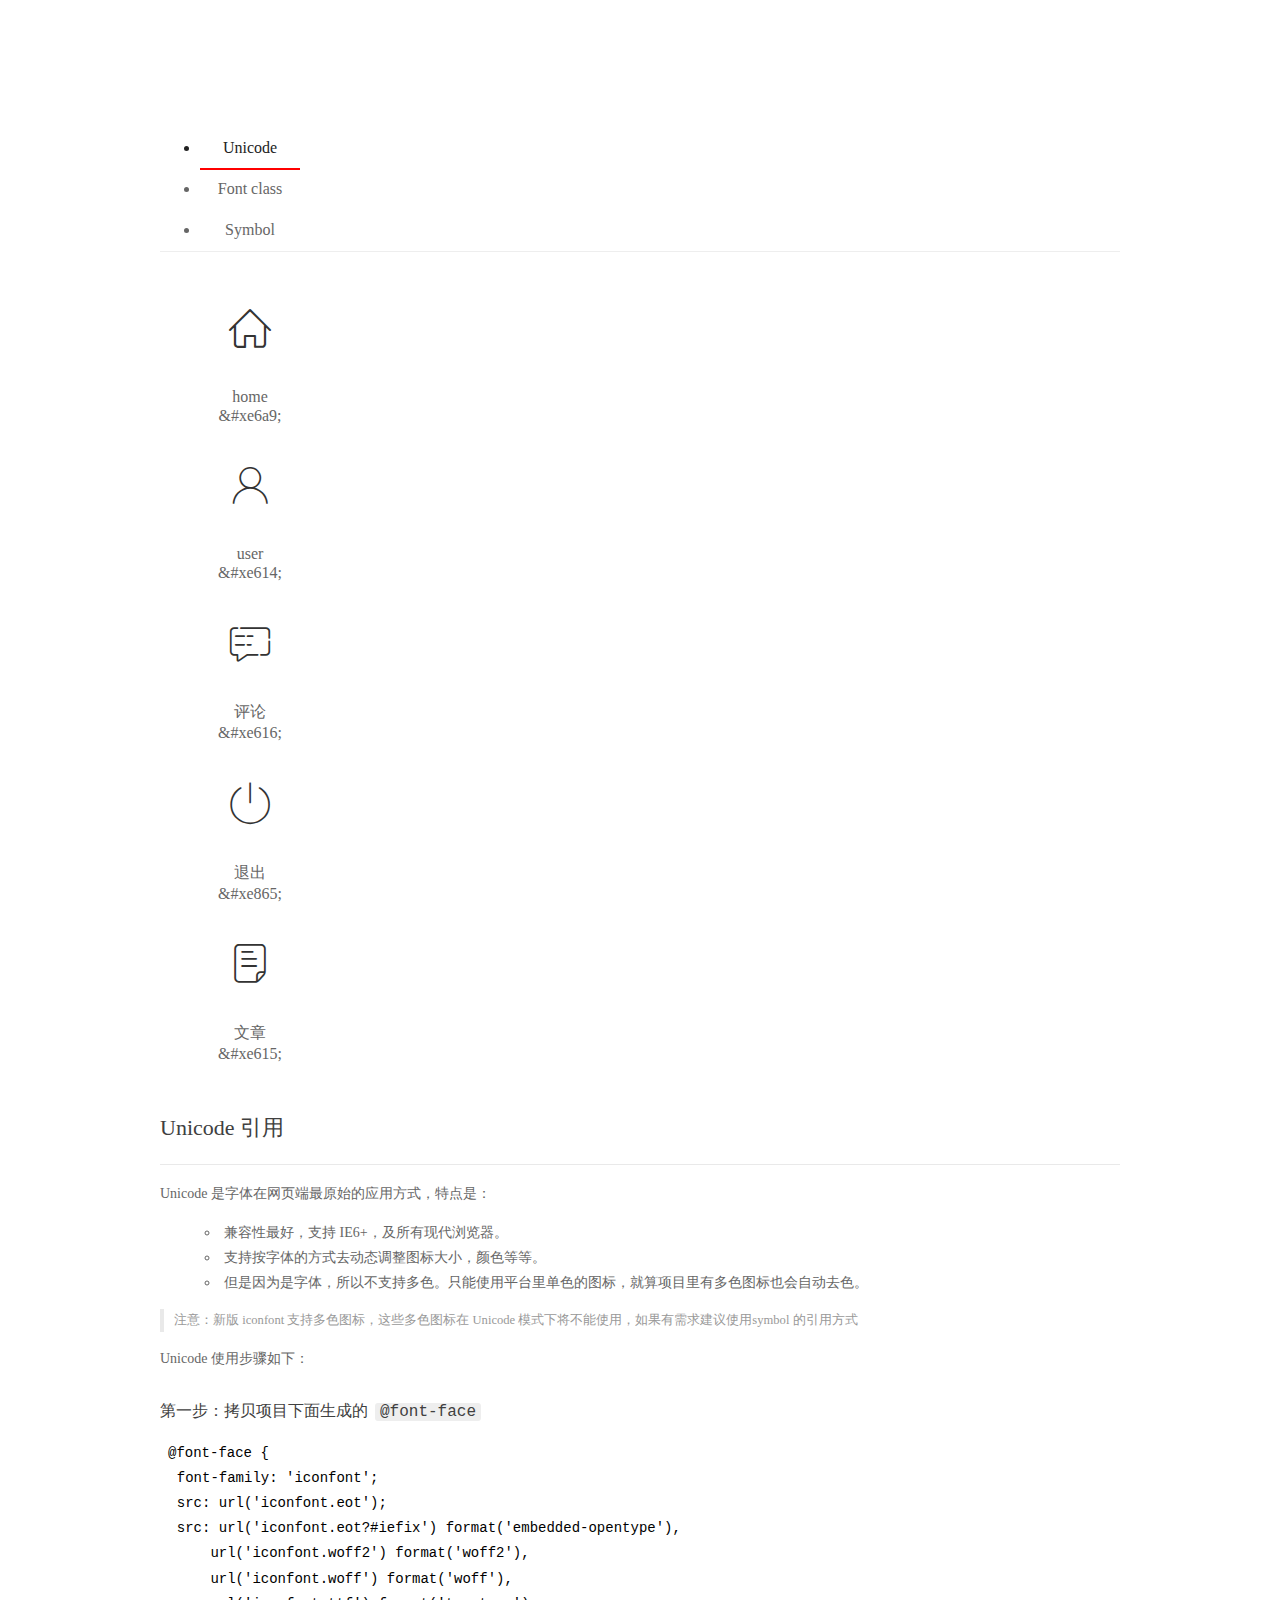
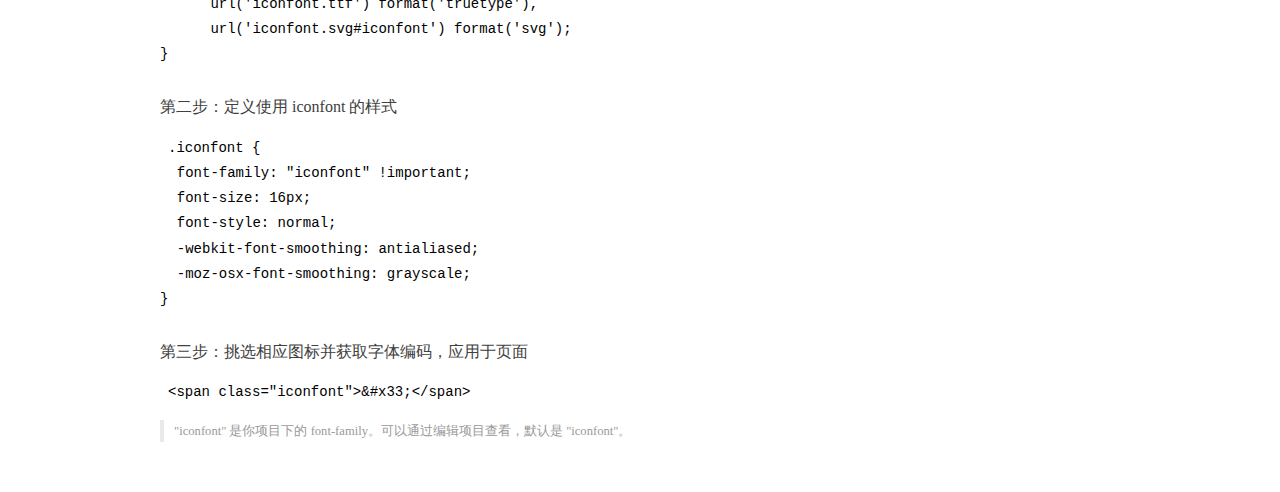
<file: lib/fonts/demo_index.html>
<!DOCTYPE html>
<html>
<head>
  <meta charset="utf-8"/>
  <title>IconFont Demo</title>
  <link rel="shortcut icon" href="https://gtms04.alicdn.com/tps/i4/TB1_oz6GVXXXXaFXpXXJDFnIXXX-64-64.ico" type="image/x-icon"/>
  <link rel="stylesheet" href="https://g.alicdn.com/thx/cube/1.3.2/cube.min.css">
  <link rel="stylesheet" href="demo.css">
  <link rel="stylesheet" href="iconfont.css">
  <script src="iconfont.js"></script>
  <!-- jQuery -->
  <script src="https://a1.alicdn.com/oss/uploads/2018/12/26/7bfddb60-08e8-11e9-9b04-53e73bb6408b.js"></script>
  <!-- 代码高亮 -->
  <script src="https://a1.alicdn.com/oss/uploads/2018/12/26/a3f714d0-08e6-11e9-8a15-ebf944d7534c.js"></script>
</head>
<body>
  <div class="main">
    <h1 class="logo"><a href="https://www.iconfont.cn/" title="iconfont 首页" target="_blank">&#xe86b;</a></h1>
    <div class="nav-tabs">
      <ul id="tabs" class="dib-box">
        <li class="dib active"><span>Unicode</span></li>
        <li class="dib"><span>Font class</span></li>
        <li class="dib"><span>Symbol</span></li>
      </ul>
      
    </div>
    <div class="tab-container">
      <div class="content unicode" style="display: block;">
          <ul class="icon_lists dib-box">
          
            <li class="dib">
              <span class="icon iconfont">&#xe6a9;</span>
                <div class="name">home</div>
                <div class="code-name">&amp;#xe6a9;</div>
              </li>
          
            <li class="dib">
              <span class="icon iconfont">&#xe614;</span>
                <div class="name">user</div>
                <div class="code-name">&amp;#xe614;</div>
              </li>
          
            <li class="dib">
              <span class="icon iconfont">&#xe616;</span>
                <div class="name">评论</div>
                <div class="code-name">&amp;#xe616;</div>
              </li>
          
            <li class="dib">
              <span class="icon iconfont">&#xe865;</span>
                <div class="name">退出</div>
                <div class="code-name">&amp;#xe865;</div>
              </li>
          
            <li class="dib">
              <span class="icon iconfont">&#xe615;</span>
                <div class="name">文章</div>
                <div class="code-name">&amp;#xe615;</div>
              </li>
          
          </ul>
          <div class="article markdown">
          <h2 id="unicode-">Unicode 引用</h2>
          <hr>

          <p>Unicode 是字体在网页端最原始的应用方式，特点是：</p>
          <ul>
            <li>兼容性最好，支持 IE6+，及所有现代浏览器。</li>
            <li>支持按字体的方式去动态调整图标大小，颜色等等。</li>
            <li>但是因为是字体，所以不支持多色。只能使用平台里单色的图标，就算项目里有多色图标也会自动去色。</li>
          </ul>
          <blockquote>
            <p>注意：新版 iconfont 支持多色图标，这些多色图标在 Unicode 模式下将不能使用，如果有需求建议使用symbol 的引用方式</p>
          </blockquote>
          <p>Unicode 使用步骤如下：</p>
          <h3 id="-font-face">第一步：拷贝项目下面生成的 <code>@font-face</code></h3>
<pre><code class="language-css"
>@font-face {
  font-family: 'iconfont';
  src: url('iconfont.eot');
  src: url('iconfont.eot?#iefix') format('embedded-opentype'),
      url('iconfont.woff2') format('woff2'),
      url('iconfont.woff') format('woff'),
      url('iconfont.ttf') format('truetype'),
      url('iconfont.svg#iconfont') format('svg');
}
</code></pre>
          <h3 id="-iconfont-">第二步：定义使用 iconfont 的样式</h3>
<pre><code class="language-css"
>.iconfont {
  font-family: "iconfont" !important;
  font-size: 16px;
  font-style: normal;
  -webkit-font-smoothing: antialiased;
  -moz-osx-font-smoothing: grayscale;
}
</code></pre>
          <h3 id="-">第三步：挑选相应图标并获取字体编码，应用于页面</h3>
<pre>
<code class="language-html"
>&lt;span class="iconfont"&gt;&amp;#x33;&lt;/span&gt;
</code></pre>
          <blockquote>
            <p>"iconfont" 是你项目下的 font-family。可以通过编辑项目查看，默认是 "iconfont"。</p>
          </blockquote>
          </div>
      </div>
      <div class="content font-class">
        <ul class="icon_lists dib-box">
          
          <li class="dib">
            <span class="icon iconfont icon-home"></span>
            <div class="name">
              home
            </div>
            <div class="code-name">.icon-home
            </div>
          </li>
          
          <li class="dib">
            <span class="icon iconfont icon-user"></span>
            <div class="name">
              user
            </div>
            <div class="code-name">.icon-user
            </div>
          </li>
          
          <li class="dib">
            <span class="icon iconfont icon-pinglun"></span>
            <div class="name">
              评论
            </div>
            <div class="code-name">.icon-pinglun
            </div>
          </li>
          
          <li class="dib">
            <span class="icon iconfont icon-tuichu"></span>
            <div class="name">
              退出
            </div>
            <div class="code-name">.icon-tuichu
            </div>
          </li>
          
          <li class="dib">
            <span class="icon iconfont icon-16"></span>
            <div class="name">
              文章
            </div>
            <div class="code-name">.icon-16
            </div>
          </li>
          
        </ul>
        <div class="article markdown">
        <h2 id="font-class-">font-class 引用</h2>
        <hr>

        <p>font-class 是 Unicode 使用方式的一种变种，主要是解决 Unicode 书写不直观，语意不明确的问题。</p>
        <p>与 Unicode 使用方式相比，具有如下特点：</p>
        <ul>
          <li>兼容性良好，支持 IE8+，及所有现代浏览器。</li>
          <li>相比于 Unicode 语意明确，书写更直观。可以很容易分辨这个 icon 是什么。</li>
          <li>因为使用 class 来定义图标，所以当要替换图标时，只需要修改 class 里面的 Unicode 引用。</li>
          <li>不过因为本质上还是使用的字体，所以多色图标还是不支持的。</li>
        </ul>
        <p>使用步骤如下：</p>
        <h3 id="-fontclass-">第一步：引入项目下面生成的 fontclass 代码：</h3>
<pre><code class="language-html">&lt;link rel="stylesheet" href="./iconfont.css"&gt;
</code></pre>
        <h3 id="-">第二步：挑选相应图标并获取类名，应用于页面：</h3>
<pre><code class="language-html">&lt;span class="iconfont icon-xxx"&gt;&lt;/span&gt;
</code></pre>
        <blockquote>
          <p>"
            iconfont" 是你项目下的 font-family。可以通过编辑项目查看，默认是 "iconfont"。</p>
        </blockquote>
      </div>
      </div>
      <div class="content symbol">
          <ul class="icon_lists dib-box">
          
            <li class="dib">
                <svg class="icon svg-icon" aria-hidden="true">
                  <use xlink:href="#icon-home"></use>
                </svg>
                <div class="name">home</div>
                <div class="code-name">#icon-home</div>
            </li>
          
            <li class="dib">
                <svg class="icon svg-icon" aria-hidden="true">
                  <use xlink:href="#icon-user"></use>
                </svg>
                <div class="name">user</div>
                <div class="code-name">#icon-user</div>
            </li>
          
            <li class="dib">
                <svg class="icon svg-icon" aria-hidden="true">
                  <use xlink:href="#icon-pinglun"></use>
                </svg>
                <div class="name">评论</div>
                <div class="code-name">#icon-pinglun</div>
            </li>
          
            <li class="dib">
                <svg class="icon svg-icon" aria-hidden="true">
                  <use xlink:href="#icon-tuichu"></use>
                </svg>
                <div class="name">退出</div>
                <div class="code-name">#icon-tuichu</div>
            </li>
          
            <li class="dib">
                <svg class="icon svg-icon" aria-hidden="true">
                  <use xlink:href="#icon-16"></use>
                </svg>
                <div class="name">文章</div>
                <div class="code-name">#icon-16</div>
            </li>
          
          </ul>
          <div class="article markdown">
          <h2 id="symbol-">Symbol 引用</h2>
          <hr>

          <p>这是一种全新的使用方式，应该说这才是未来的主流，也是平台目前推荐的用法。相关介绍可以参考这篇<a href="">文章</a>
            这种用法其实是做了一个 SVG 的集合，与另外两种相比具有如下特点：</p>
          <ul>
            <li>支持多色图标了，不再受单色限制。</li>
            <li>通过一些技巧，支持像字体那样，通过 <code>font-size</code>, <code>color</code> 来调整样式。</li>
            <li>兼容性较差，支持 IE9+，及现代浏览器。</li>
            <li>浏览器渲染 SVG 的性能一般，还不如 png。</li>
          </ul>
          <p>使用步骤如下：</p>
          <h3 id="-symbol-">第一步：引入项目下面生成的 symbol 代码：</h3>
<pre><code class="language-html">&lt;script src="./iconfont.js"&gt;&lt;/script&gt;
</code></pre>
          <h3 id="-css-">第二步：加入通用 CSS 代码（引入一次就行）：</h3>
<pre><code class="language-html">&lt;style&gt;
.icon {
  width: 1em;
  height: 1em;
  vertical-align: -0.15em;
  fill: currentColor;
  overflow: hidden;
}
&lt;/style&gt;
</code></pre>
          <h3 id="-">第三步：挑选相应图标并获取类名，应用于页面：</h3>
<pre><code class="language-html">&lt;svg class="icon" aria-hidden="true"&gt;
  &lt;use xlink:href="#icon-xxx"&gt;&lt;/use&gt;
&lt;/svg&gt;
</code></pre>
          </div>
      </div>

    </div>
  </div>
  <script>
  $(document).ready(function () {
      $('.tab-container .content:first').show()

      $('#tabs li').click(function (e) {
        var tabContent = $('.tab-container .content')
        var index = $(this).index()

        if ($(this).hasClass('active')) {
          return
        } else {
          $('#tabs li').removeClass('active')
          $(this).addClass('active')

          tabContent.hide().eq(index).fadeIn()
        }
      })
    })
  </script>
</body>
</html>
</file>
<file: lib/fonts/demo.css>
/* Logo 字体 */
@font-face {
  font-family: "iconfont logo";
  src: url('https://at.alicdn.com/t/font_985780_km7mi63cihi.eot?t=1545807318834');
  src: url('https://at.alicdn.com/t/font_985780_km7mi63cihi.eot?t=1545807318834#iefix') format('embedded-opentype'),
    url('https://at.alicdn.com/t/font_985780_km7mi63cihi.woff?t=1545807318834') format('woff'),
    url('https://at.alicdn.com/t/font_985780_km7mi63cihi.ttf?t=1545807318834') format('truetype'),
    url('https://at.alicdn.com/t/font_985780_km7mi63cihi.svg?t=1545807318834#iconfont') format('svg');
}

.logo {
  font-family: "iconfont logo";
  font-size: 160px;
  font-style: normal;
  -webkit-font-smoothing: antialiased;
  -moz-osx-font-smoothing: grayscale;
}

/* tabs */
.nav-tabs {
  position: relative;
}

.nav-tabs .nav-more {
  position: absolute;
  right: 0;
  bottom: 0;
  height: 42px;
  line-height: 42px;
  color: #666;
}

#tabs {
  border-bottom: 1px solid #eee;
}

#tabs li {
  cursor: pointer;
  width: 100px;
  height: 40px;
  line-height: 40px;
  text-align: center;
  font-size: 16px;
  border-bottom: 2px solid transparent;
  position: relative;
  z-index: 1;
  margin-bottom: -1px;
  color: #666;
}


#tabs .active {
  border-bottom-color: #f00;
  color: #222;
}

.tab-container .content {
  display: none;
}

/* 页面布局 */
.main {
  padding: 30px 100px;
  width: 960px;
  margin: 0 auto;
}

.main .logo {
  color: #333;
  text-align: left;
  margin-bottom: 30px;
  line-height: 1;
  height: 110px;
  margin-top: -50px;
  overflow: hidden;
  *zoom: 1;
}

.main .logo a {
  font-size: 160px;
  color: #333;
}

.helps {
  margin-top: 40px;
}

.helps pre {
  padding: 20px;
  margin: 10px 0;
  border: solid 1px #e7e1cd;
  background-color: #fffdef;
  overflow: auto;
}

.icon_lists {
  width: 100% !important;
  overflow: hidden;
  *zoom: 1;
}

.icon_lists li {
  width: 100px;
  margin-bottom: 10px;
  margin-right: 20px;
  text-align: center;
  list-style: none !important;
  cursor: default;
}

.icon_lists li .code-name {
  line-height: 1.2;
}

.icon_lists .icon {
  display: block;
  height: 100px;
  line-height: 100px;
  font-size: 42px;
  margin: 10px auto;
  color: #333;
  -webkit-transition: font-size 0.25s linear, width 0.25s linear;
  -moz-transition: font-size 0.25s linear, width 0.25s linear;
  transition: font-size 0.25s linear, width 0.25s linear;
}

.icon_lists .icon:hover {
  font-size: 100px;
}

.icon_lists .svg-icon {
  /* 通过设置 font-size 来改变图标大小 */
  width: 1em;
  /* 图标和文字相邻时，垂直对齐 */
  vertical-align: -0.15em;
  /* 通过设置 color 来改变 SVG 的颜色/fill */
  fill: currentColor;
  /* path 和 stroke 溢出 viewBox 部分在 IE 下会显示
      normalize.css 中也包含这行 */
  overflow: hidden;
}

.icon_lists li .name,
.icon_lists li .code-name {
  color: #666;
}

/* markdown 样式 */
.markdown {
  color: #666;
  font-size: 14px;
  line-height: 1.8;
}

.highlight {
  line-height: 1.5;
}

.markdown img {
  vertical-align: middle;
  max-width: 100%;
}

.markdown h1 {
  color: #404040;
  font-weight: 500;
  line-height: 40px;
  margin-bottom: 24px;
}

.markdown h2,
.markdown h3,
.markdown h4,
.markdown h5,
.markdown h6 {
  color: #404040;
  margin: 1.6em 0 0.6em 0;
  font-weight: 500;
  clear: both;
}

.markdown h1 {
  font-size: 28px;
}

.markdown h2 {
  font-size: 22px;
}

.markdown h3 {
  font-size: 16px;
}

.markdown h4 {
  font-size: 14px;
}

.markdown h5 {
  font-size: 12px;
}

.markdown h6 {
  font-size: 12px;
}

.markdown hr {
  height: 1px;
  border: 0;
  background: #e9e9e9;
  margin: 16px 0;
  clear: both;
}

.markdown p {
  margin: 1em 0;
}

.markdown>p,
.markdown>blockquote,
.markdown>.highlight,
.markdown>ol,
.markdown>ul {
  width: 80%;
}

.markdown ul>li {
  list-style: circle;
}

.markdown>ul li,
.markdown blockquote ul>li {
  margin-left: 20px;
  padding-left: 4px;
}

.markdown>ul li p,
.markdown>ol li p {
  margin: 0.6em 0;
}

.markdown ol>li {
  list-style: decimal;
}

.markdown>ol li,
.markdown blockquote ol>li {
  margin-left: 20px;
  padding-left: 4px;
}

.markdown code {
  margin: 0 3px;
  padding: 0 5px;
  background: #eee;
  border-radius: 3px;
}

.markdown strong,
.markdown b {
  font-weight: 600;
}

.markdown>table {
  border-collapse: collapse;
  border-spacing: 0px;
  empty-cells: show;
  border: 1px solid #e9e9e9;
  width: 95%;
  margin-bottom: 24px;
}

.markdown>table th {
  white-space: nowrap;
  color: #333;
  font-weight: 600;
}

.markdown>table th,
.markdown>table td {
  border: 1px solid #e9e9e9;
  padding: 8px 16px;
  text-align: left;
}

.markdown>table th {
  background: #F7F7F7;
}

.markdown blockquote {
  font-size: 90%;
  color: #999;
  border-left: 4px solid #e9e9e9;
  padding-left: 0.8em;
  margin: 1em 0;
}

.markdown blockquote p {
  margin: 0;
}

.markdown .anchor {
  opacity: 0;
  transition: opacity 0.3s ease;
  margin-left: 8px;
}

.markdown .waiting {
  color: #ccc;
}

.markdown h1:hover .anchor,
.markdown h2:hover .anchor,
.markdown h3:hover .anchor,
.markdown h4:hover .anchor,
.markdown h5:hover .anchor,
.markdown h6:hover .anchor {
  opacity: 1;
  display: inline-block;
}

.markdown>br,
.markdown>p>br {
  clear: both;
}


.hljs {
  display: block;
  background: white;
  padding: 0.5em;
  color: #333333;
  overflow-x: auto;
}

.hljs-comment,
.hljs-meta {
  color: #969896;
}

.hljs-string,
.hljs-variable,
.hljs-template-variable,
.hljs-strong,
.hljs-emphasis,
.hljs-quote {
  color: #df5000;
}

.hljs-keyword,
.hljs-selector-tag,
.hljs-type {
  color: #a71d5d;
}

.hljs-literal,
.hljs-symbol,
.hljs-bullet,
.hljs-attribute {
  color: #0086b3;
}

.hljs-section,
.hljs-name {
  color: #63a35c;
}

.hljs-tag {
  color: #333333;
}

.hljs-title,
.hljs-attr,
.hljs-selector-id,
.hljs-selector-class,
.hljs-selector-attr,
.hljs-selector-pseudo {
  color: #795da3;
}

.hljs-addition {
  color: #55a532;
  background-color: #eaffea;
}

.hljs-deletion {
  color: #bd2c00;
  background-color: #ffecec;
}

.hljs-link {
  text-decoration: underline;
}

/* 代码高亮 */
/* PrismJS 1.15.0
https://prismjs.com/download.html#themes=prism&languages=markup+css+clike+javascript */
/**
 * prism.js default theme for JavaScript, CSS and HTML
 * Based on dabblet (http://dabblet.com)
 * @author Lea Verou
 */
code[class*="language-"],
pre[class*="language-"] {
  color: black;
  background: none;
  text-shadow: 0 1px white;
  font-family: Consolas, Monaco, 'Andale Mono', 'Ubuntu Mono', monospace;
  text-align: left;
  white-space: pre;
  word-spacing: normal;
  word-break: normal;
  word-wrap: normal;
  line-height: 1.5;

  -moz-tab-size: 4;
  -o-tab-size: 4;
  tab-size: 4;

  -webkit-hyphens: none;
  -moz-hyphens: none;
  -ms-hyphens: none;
  hyphens: none;
}

pre[class*="language-"]::-moz-selection,
pre[class*="language-"] ::-moz-selection,
code[class*="language-"]::-moz-selection,
code[class*="language-"] ::-moz-selection {
  text-shadow: none;
  background: #b3d4fc;
}

pre[class*="language-"]::selection,
pre[class*="language-"] ::selection,
code[class*="language-"]::selection,
code[class*="language-"] ::selection {
  text-shadow: none;
  background: #b3d4fc;
}

@media print {

  code[class*="language-"],
  pre[class*="language-"] {
    text-shadow: none;
  }
}

/* Code blocks */
pre[class*="language-"] {
  padding: 1em;
  margin: .5em 0;
  overflow: auto;
}

:not(pre)>code[class*="language-"],
pre[class*="language-"] {
  background: #f5f2f0;
}

/* Inline code */
:not(pre)>code[class*="language-"] {
  padding: .1em;
  border-radius: .3em;
  white-space: normal;
}

.token.comment,
.token.prolog,
.token.doctype,
.token.cdata {
  color: slategray;
}

.token.punctuation {
  color: #999;
}

.namespace {
  opacity: .7;
}

.token.property,
.token.tag,
.token.boolean,
.token.number,
.token.constant,
.token.symbol,
.token.deleted {
  color: #905;
}

.token.selector,
.token.attr-name,
.token.string,
.token.char,
.token.builtin,
.token.inserted {
  color: #690;
}

.token.operator,
.token.entity,
.token.url,
.language-css .token.string,
.style .token.string {
  color: #9a6e3a;
  background: hsla(0, 0%, 100%, .5);
}

.token.atrule,
.token.attr-value,
.token.keyword {
  color: #07a;
}

.token.function,
.token.class-name {
  color: #DD4A68;
}

.token.regex,
.token.important,
.token.variable {
  color: #e90;
}

.token.important,
.token.bold {
  font-weight: bold;
}

.token.italic {
  font-style: italic;
}

.token.entity {
  cursor: help;
}
</file>
<file: lib/fonts/iconfont.css>
@font-face {font-family: "iconfont";
  src: url('iconfont.eot?t=1576139966484'); /* IE9 */
  src: url('iconfont.eot?t=1576139966484#iefix') format('embedded-opentype'), /* IE6-IE8 */
  url('[data-uri]') format('woff2'),
  url('iconfont.woff?t=1576139966484') format('woff'),
  url('iconfont.ttf?t=1576139966484') format('truetype'), /* chrome, firefox, opera, Safari, Android, iOS 4.2+ */
  url('iconfont.svg?t=1576139966484#iconfont') format('svg'); /* iOS 4.1- */
}

.iconfont {
  font-family: "iconfont" !important;
  font-size: 16px;
  font-style: normal;
  -webkit-font-smoothing: antialiased;
  -moz-osx-font-smoothing: grayscale;
}

.icon-home:before {
  content: "\e6a9";
}

.icon-user:before {
  content: "\e614";
}

.icon-pinglun:before {
  content: "\e616";
}

.icon-tuichu:before {
  content: "\e865";
}

.icon-16:before {
  content: "\e615";
}
</file>
